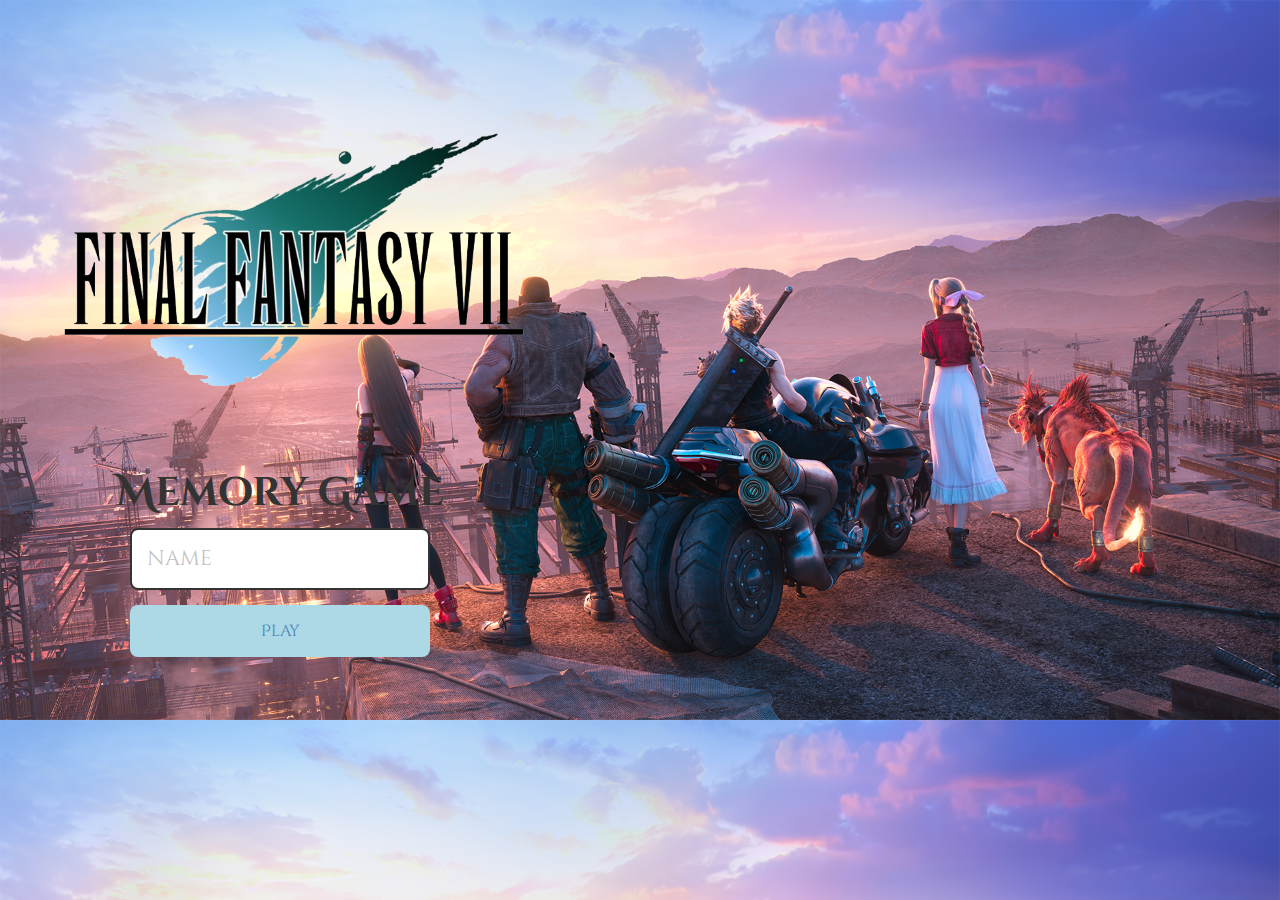
<file: index.html>
<!DOCTYPE html>
<html lang="pt-BR">
<head>
    <meta charset="UTF-8">
    <meta http-equiv="X-UA-Compatible" content="IE=edge">
    <meta name="viewport" content="width=device-width, initial-scale=1.0">

    <link rel="stylesheet" href="src/css/reset.css">
    <link rel="stylesheet" href="src/css/login.css">
<link rel="shortcut icon" href="src/img/Icon.jpg" type="image/x-icon">
    <title>Memory Game | Login</title>
</head>
<body class="background">
    
<form class="login-form">
    <div class="login-header">
        <img src="src/img/logoo.png" alt="FFVII-Logo">
        <h1>Memory Game</h1>
    </div>

    <input type="text" placeholder="name" class="login-input" >
    <button type="submit" class="login-button" disabled>Play</button>
</form>

<script src="src/js/login.js"></script>

</body>
</html>
</file>
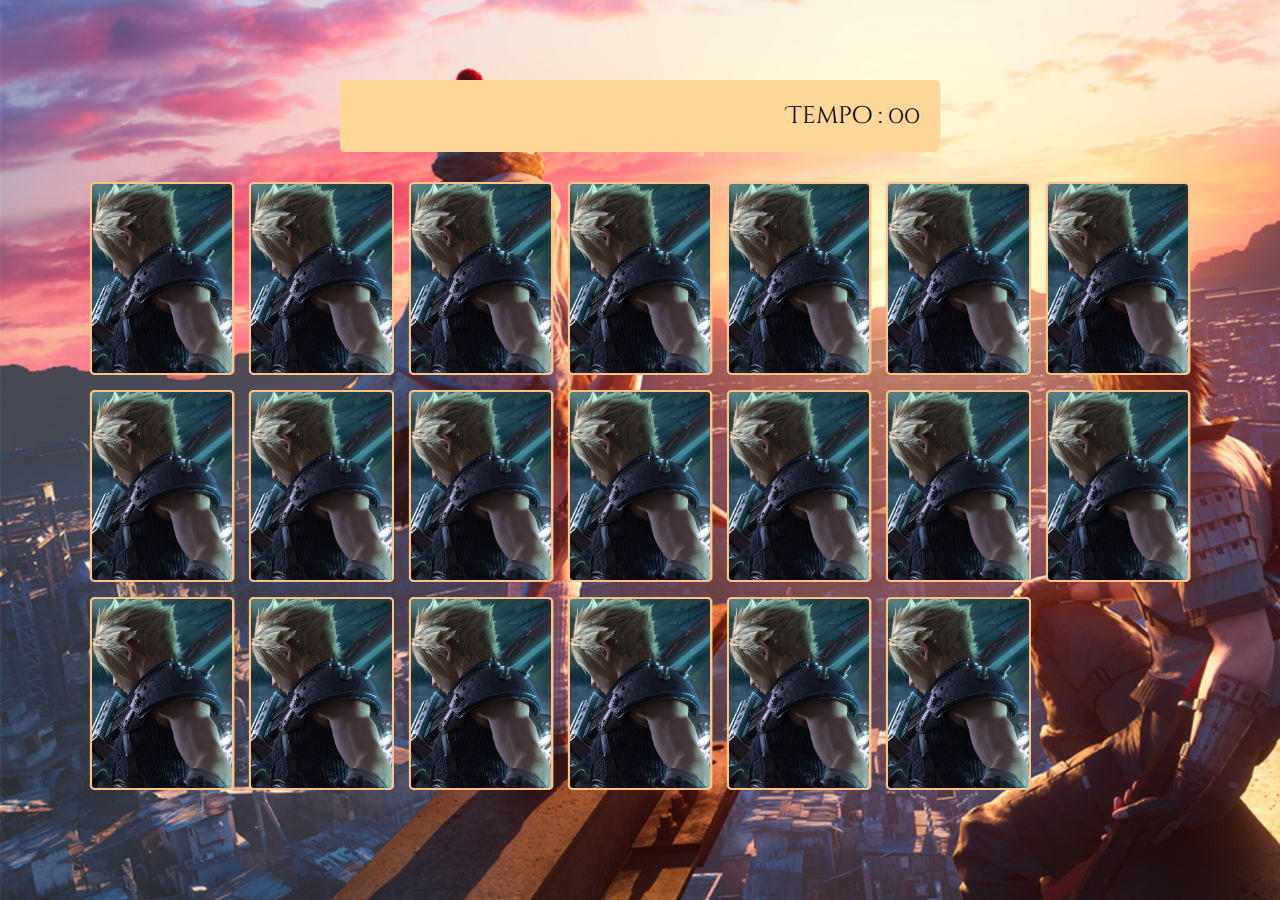
<file: src/pages/game.html>
<!DOCTYPE html>
<html lang="pt-BR">
<head>
    <meta charset="UTF-8">
    <meta http-equiv="X-UA-Compatible" content="IE=edge">
    <meta name="viewport" content="width=device-width, initial-scale=1.0">

    <link rel="shortcut icon" href="../img/Icon.jpg" type="image/x-icon">
    
    <title>Memory Game</title>

<link rel="stylesheet" href="../css/reset.css">
<link rel="stylesheet" href="../css/game.css">

</head>
<body>

    <main>

    <header>
        <span class="player"></span>
        <span>Tempo : <span class="timer">00</span></span>
    </header>

<div class="grid"></div>
</main>

<script src="../js/game.js"></script>

</body>
</html>
</file>
<file: src/css/login.css>
.background {
    background-image: url(../img/background3.jpg);
    background-size: cover;
}

.login-form {
    display: flex;
    flex-direction: column;
    align-items: center;
    height: 100%;
    justify-content: center;
    position: absolute;
    bottom: 80px;
}

.login-header {
    display: flex;
    align-items: center;
    flex-direction: column;
    justify-content: center;
    margin-bottom: 50px;
}

.login-header img {
    width: 35rem;
    position: relative;
}

.login-header h1 {
    color: #333;
    font-size: 2.5em;
    position: absolute;
    bottom: 300px;
}

.login-input {
    border: 2px solid #333;
    border-radius: 8px;
    color: black;
    font-size: 1.3em;
    margin-bottom: 15px;
    max-width: 300px;
    padding: 15px;
    width: 100%;
}

.login-input::placeholder{
    color: 		#C0C0C0;
}

.login-button {
    background-color: #00FA9A;
    padding: 15px;
    border-radius: 8px;
    color: 	black;
    cursor: pointer;
    font-size: 1em;
    width: 100%;
    max-width: 300px;
}

.login-button:disabled {
    background-color: #ADD8E6;
    color: #4682B4;
    cursor: auto;
}
</file>
<file: src/css/game.css>
main {
    display: flex;
    flex-direction: column;
    width: 100%;
    background-image: url(../img/background4.png);
    background-size: cover;
    min-height: 100vh;
    align-items: center;
    justify-content: center;
    padding: 20px 20px 50px;
}

header {
    display: flex;
    align-items: center;
    justify-content: space-between;
    width: 100%;
    max-width: 600px;
    padding: 20px;
    margin: 0 0 30px;
    border-radius: 5px;
    background-color: #ffd799;
    font-size: 1.5em;
}


.grid {
    display: grid;
    width: 100%;
    max-width: 1100px;
    height: 100%;
    max-height: 100%;
    gap: 15px;
    grid-template-columns: repeat(7, 1fr);
    margin: 0px auto;
}

.card {
    aspect-ratio: 3/4;
    width: 100%;
    border-radius: 5px;
    position: relative;
    transition: all 400ms ease;
    transform-style: preserve-3d;
    background-color: #ccc;
}

.face {
    width: 100%;
    height: 100%;
    position: absolute;
    background-size: cover;
    background-position: center;
    border: 2px solid #ffc282;
    border-radius: 5px;
    transition: all 400ms ease;
}

.front {
    transform: rotateY(180deg);
}

.back {
    background-image: url(../img/back.png);
    backface-visibility: hidden;
}

.reveal-card {
    transform: rotateY(180deg) 
}

.disabled-card {
    filter: saturate(0);
    opacity: 0.5;
}
</file>
